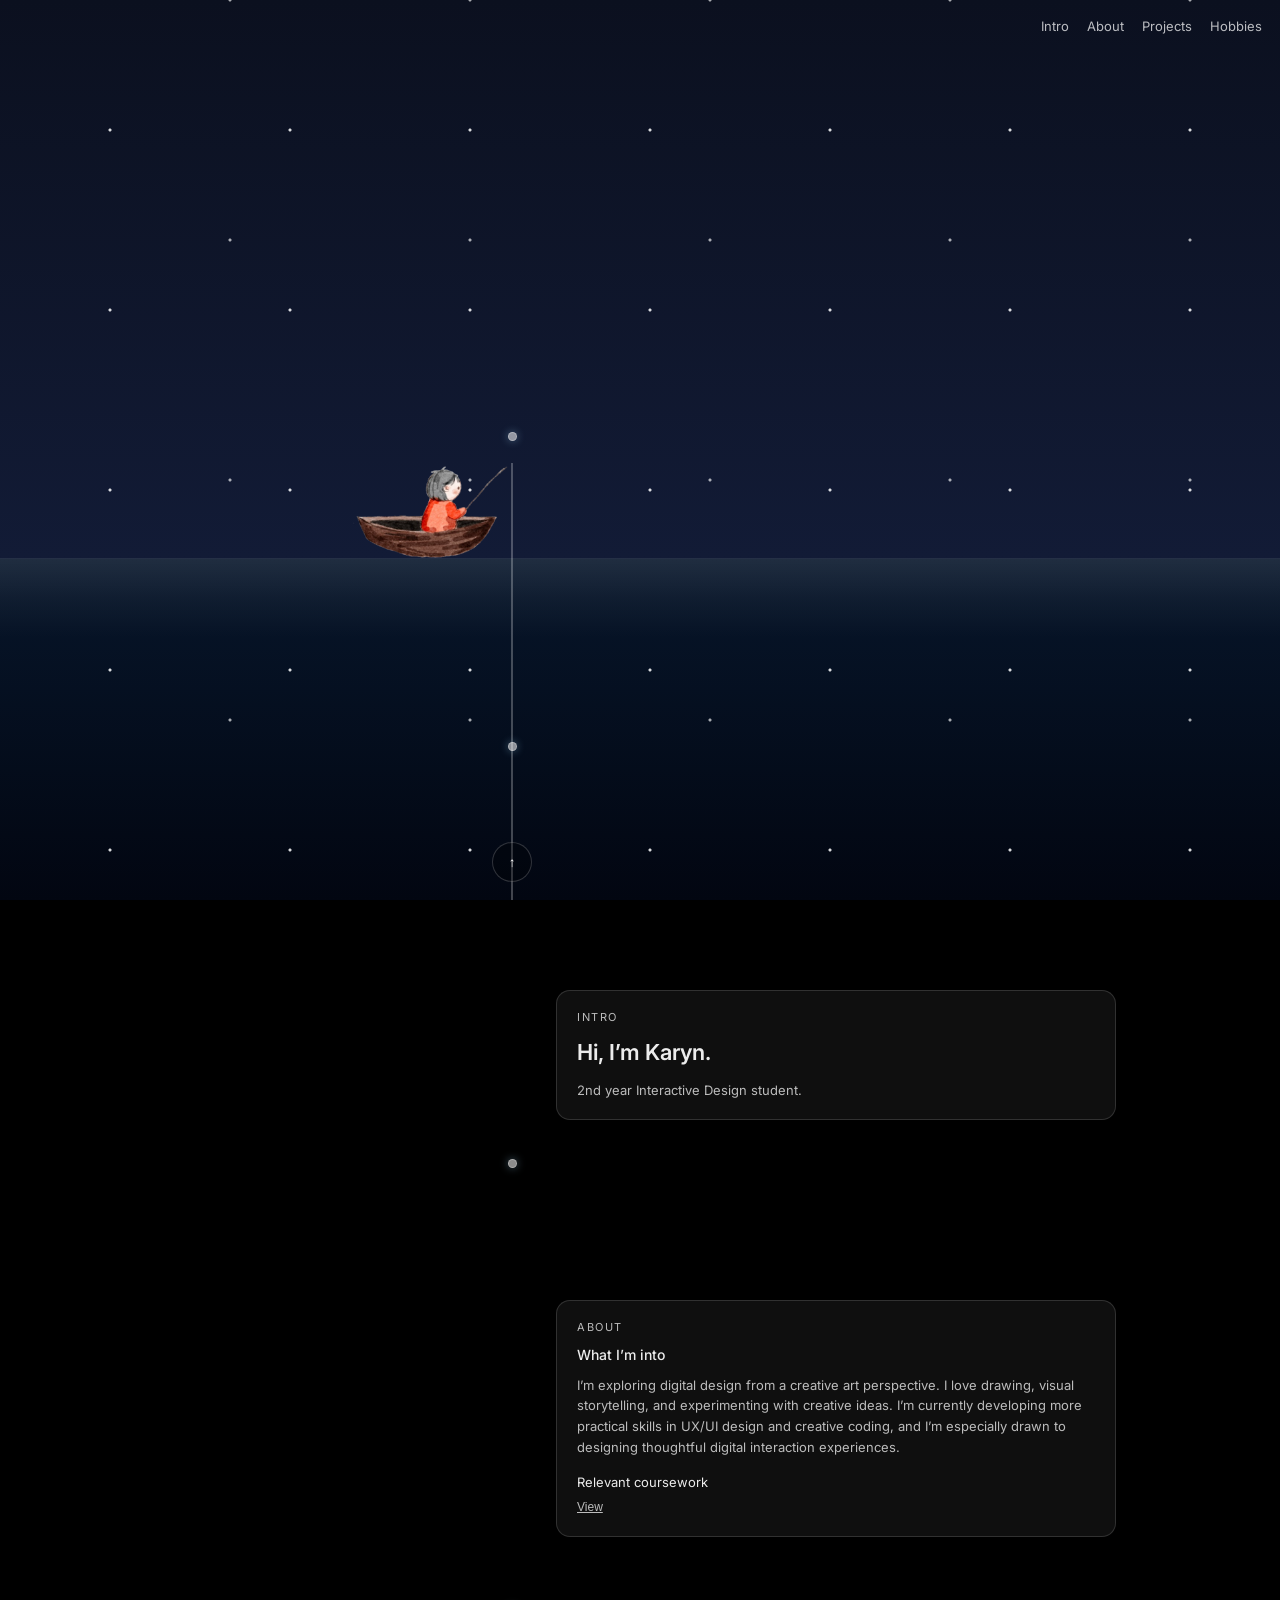
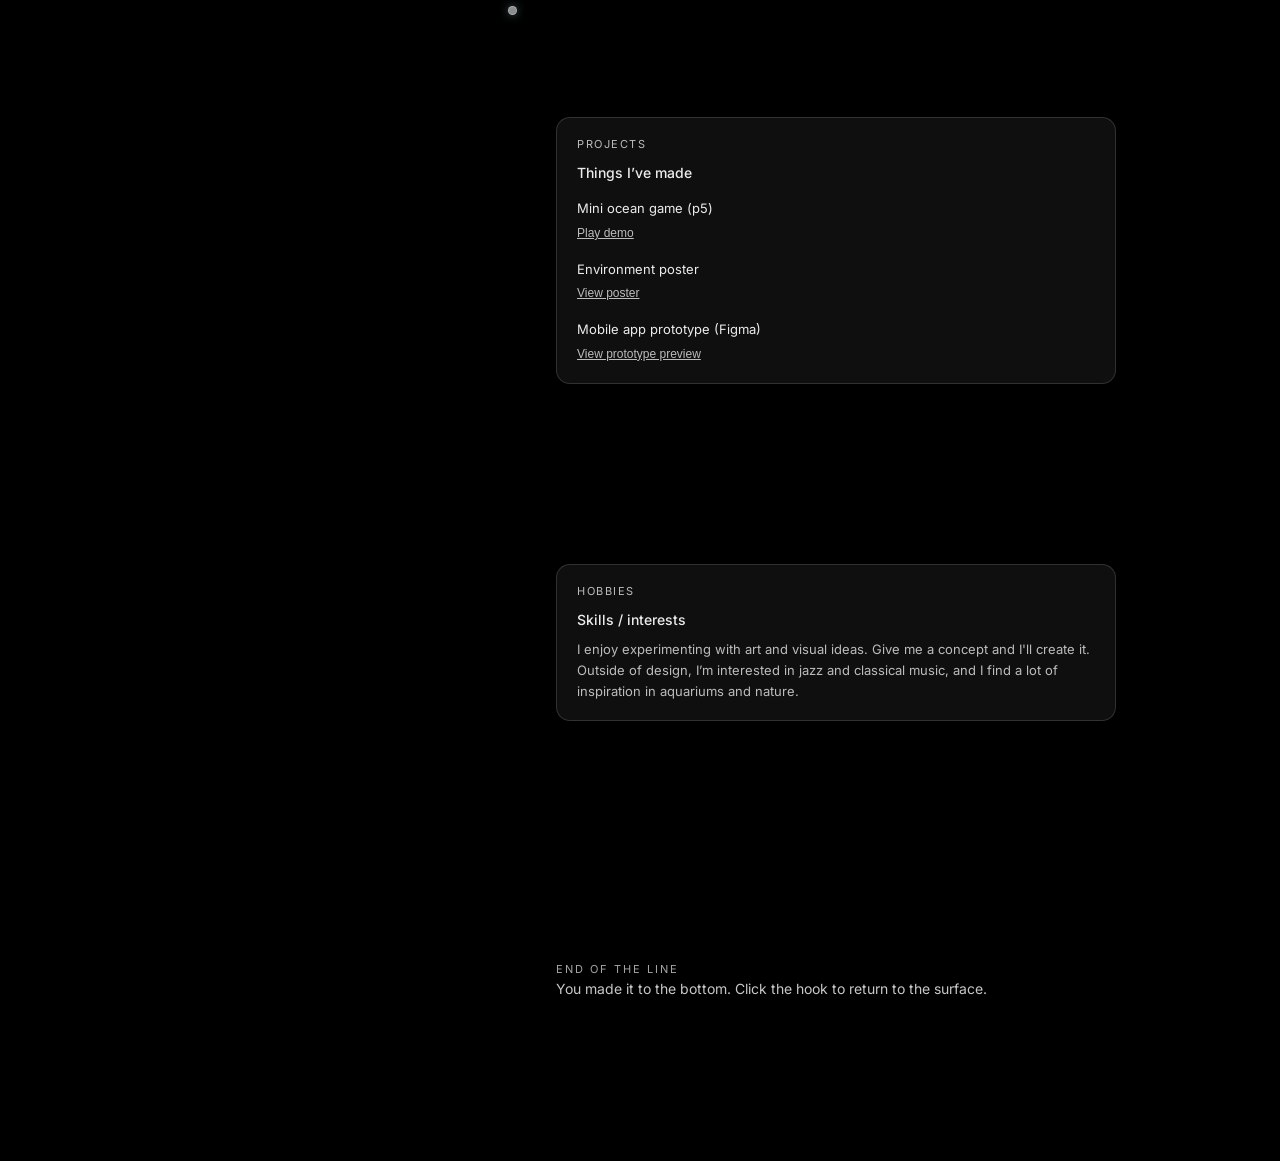
<file: index.html>
<!DOCTYPE html>
<html lang="en">
<head>
  <meta charset="utf-8">
  <meta name="viewport" content="width=device-width, initial-scale=1">
  <title>Night Fishing</title>

  <link rel="preconnect" href="https://fonts.googleapis.com">
  <link rel="preconnect" href="https://fonts.gstatic.com" crossorigin>
  <link href="https://fonts.googleapis.com/css2?family=Inter:wght@400;500;600&display=swap" rel="stylesheet">

  <link rel="stylesheet" href="style.css">
</head>

<body>

  <div class="topnav">
    <a href="#intro">Intro</a>
    <a href="#about">About</a>
    <a href="#projects">Projects</a>
    <a href="#experience">Hobbies</a>
  </div>

  <div class="scene">
    <div class="stars"></div>

    <div class="fisherman">
      <img src="assets/fisherman.png" alt="Fisherman illustration">
    </div>

    <div class="line"></div>

    <div class="dots">
      <a class="dot" href="#intro" data-target="intro"></a>
      <a class="dot" href="#about" data-target="about"></a>
      <a class="dot" href="#projects" data-target="projects"></a>
      <a class="dot" href="#experience" data-target="experience"></a>
    </div>

    <div class="waterline"></div>
    <button id="hookBtn" class="hook" type="button">↑</button>
  </div>

  <div class="content">

    <div id="intro" class="card reveal">
      <div class="label">Intro</div>
      <h1>Hi, I’m Karyn.</h1>
      <p>2nd year Interactive Design student.</p>
    </div>

    <div id="about" class="card reveal">
      <div class="label">About</div>
      <h2>What I’m into</h2>
      <p>
I’m exploring digital design from a creative art perspective. I love drawing, visual storytelling, and experimenting with creative 
ideas. I’m currently developing more practical skills in UX/UI design and creative coding, and I’m especially drawn to designing
thoughtful digital interaction experiences.
      </p>
      <div class="project">
        <div class="project-title">Relevant coursework</div>
        <button class="project-btn" type="button" data-project="coursework">View</button>

        <div class="project-preview" id="project-coursework">
          <ul class="coursework-list">
            <li>Design Process and Methods</li>
            <li>Design Programming</li>
            <li>Visual Communication</li>
            <li>Introduction to Web Design</li>
            <li>Introduction to Interface Design</li>
            <li>Design Theory and Culture</li>
            <li>Introduction to Programming</li>
          </ul>
        </div>
      </div>
    </div>

    <div id="projects" class="card reveal">
      <div class="label">Projects</div>
      <h2>Things I’ve made</h2>

      <div class="project">
        <div class="project-title">Mini ocean game (p5)</div>
        <button class="project-btn" type="button" data-project="ocean">Play demo</button>

        <div class="project-preview" id="project-ocean">
          <iframe
            src="games/ocean/index.html"
            title="Mini Ocean Game"
            loading="lazy">
          </iframe>
        </div>
      </div>
      <div class="project">
        <div class="project-title">Environment poster</div>
        <button class="project-btn" type="button" data-project="poster">View poster</button>

        <div class="project-preview" id="project-poster">
          <img
            src="assets/environment-poster.jpg"
            alt="Environment poster"
            class="poster-img"
            loading="lazy">
        </div>
      </div>

<div class="project">
  <div class="project-title">Mobile app prototype (Figma)</div>
  <button class="project-btn" type="button" data-project="app">
    View prototype preview
  </button>

  <div class="project-preview" id="project-app">
    
    .app-previews img {
  width: 100%;
  height: 260px;
  object-fit: cover;
  border-radius: 12px;
  display: block;
}


<a
  class="project-btn project-btn-link"
  href="https://www.figma.com/proto/adWMH1ONAYwEqQCheUEfJ5/Untitled?node-id=0-1&t=eH7WxbRFPCsJQIdu-1"
  target="_blank"
  rel="noopener">
  Open in Figma
</a>


  </div>
</div>
</div>

    <div id="experience" class="card reveal">
      <div class="label">Hobbies</div>
      <h2>Skills / interests</h2>
      <p>
        I enjoy experimenting with art and visual ideas. Give me a concept and I'll create it.
        Outside of design, I’m interested in jazz and classical music, and I find a lot of inspiration in aquariums and nature.
      </p>
    </div>

    <div class="end reveal">
      <div class="endlabel">END OF THE LINE</div>
      <p class="endtext">You made it to the bottom. Click the hook to return to the surface.</p>
    </div>

  </div>

  <script src="script.js"></script>
</body>
</html>
</file>
<file: style.css>
:root {
  --text: rgba(255, 255, 255, 0.92);
  --muted: rgba(255, 255, 255, 0.72);

  --lineX: 40%;
  --waterY: 62vh;
  --lineTop: calc(var(--waterY) - 95px);
  --skyTop: #0b101f;
  --skyBottom: #121b36;
  --waterTop: #07162b;
  --waterBottom: #020611;
}

* {
  box-sizing: border-box;
}

html, body {
  height: 100%;
}

body {
  margin: 0;
  font-family: Inter, Arial, sans-serif;
  color: var(--text);
  background: #000;
  overflow-x: hidden;
  line-height: 1.6;
}

.topnav {
  position: fixed;
  top: 16px;
  right: 18px;
  z-index: 10;
  font-size: 13px;
}

.topnav a {
  color: var(--muted);
  text-decoration: none;
  margin-left: 14px;
}

.topnav a:hover {
  color: var(--text);
}

.scene {
  position: fixed;
  inset: 0;
  z-index: 0;
  background: linear-gradient(
    to bottom,
    var(--skyTop) 0%,
    var(--skyBottom) var(--waterY),
    var(--waterTop) calc(var(--waterY) + 1px),
    var(--waterBottom) 100%
  );
}

.stars {
  position: absolute;
  inset: 0;
  opacity: calc(0.55 * (1 - var(--day)));
  background:
    radial-gradient(circle, rgba(255, 255, 255, 0.85) 1px, transparent 2px) 20px 40px / 180px 180px,
    radial-gradient(circle, rgba(255, 255, 255, 0.65) 1px, transparent 2px) 110px 120px / 240px 240px;
}

.fisherman {
  position: absolute;
  left: calc(var(--lineX) - 190px);
  top: calc(var(--waterY) - 130px);
  width: 220px;
  pointer-events: none;
}

.fisherman img {
  width: 100%;
  display: block;
  animation: bob 3.2s ease-in-out infinite;
}

@keyframes bob {
  0% { transform: translateY(0); }
  50% { transform: translateY(6px); }
  100% { transform: translateY(0); }
}

.line {
  position: absolute;
  left: var(--lineX);
  top: var(--lineTop);
  height: calc(100vh - var(--lineTop));
  width: 2px;
  transform: translateX(-50%);
  background: rgba(255, 255, 255, 0.25);
}

.dots {
  position: absolute;
  left: var(--lineX);
  top: 0;
  height: 100vh;
  width: 1px;
  transform: translateX(-50%);
  z-index: 5;
  pointer-events: none;
}

.dot {
  position: absolute;
  left: 50%;
  width: 9px;
  height: 9px;
  border-radius: 50%;
  transform: translateX(-50%);
  background: rgba(255, 255, 255, 0.55);
  border: 1px solid rgba(255, 255, 255, 0.3);
  box-shadow: 0 0 8px rgba(160, 220, 255, 0.4);
  pointer-events: auto;
}

.dot.active {
  background: #fff;
  box-shadow: 14px rgba(255, 220, 180, 0.85);
}

.waterline {
  position: absolute;
  left: 0;
  right: 0;
  top: var(--waterY);
  height: 80px;
  pointer-events: none;
  background: linear-gradient(
    to bottom,
    rgba(255, 255, 255, 0.10),
    rgba(255, 255, 255, 0.04),
    transparent
  );
}

.hook {
  position: absolute;
  left: var(--lineX);
  bottom: 18px;
  transform: translateX(-50%);
  width: 40px;
  height: 40px;
  border-radius: 50%;
  border: 1px solid rgba(255, 255, 255, 0.18);
  background: rgba(0, 0, 0, 0.25);
  color: #fff;
  cursor: pointer;
}

.content {
  position: relative;
  z-index: 6;
  width: min(560px, 86vw);
  margin-left: calc(var(--lineX) + 44px);
  margin-top: 110vh;
  padding-bottom: 160px;
}

.card {
  margin: 180px 0;
  padding: 18px 20px;
  background: rgba(255, 255, 255, 0.06);
  border: 1px solid rgba(255, 255, 255, 0.14);
  border-radius: 14px;
  backdrop-filter: blur(10px);
}

.label {
  font-size: 11px;
  letter-spacing: 0.14em;
  text-transform: uppercase;
  color: var(--muted);
  margin-bottom: 8px;
}

h1 {
  margin: 0 0 10px 0;
  font-size: clamp(18px, 2.2vw, 22px);
  font-weight: 600;
}

h2 {
  margin: 0 0 8px 0;
  font-size: 14px;
  font-weight: 500;
}

p {
  margin: 0;
  font-size: 13px;
  color: var(--muted);
}

.project {
  margin-top: 14px;
}

.project-title {
  font-size: 13px;
  color: var(--text);
}

.project-btn {
  margin-top: 6px;
  font-size: 12px;
  color: var(--muted);
  background: none;
  border: none;
  padding: 0;
  cursor: pointer;
  text-decoration: underline;
}

.project-btn:hover {
  color: var(--text);
}

.project-preview {
  margin-top: 10px;
  display: none;
}

.project-preview iframe {
  width: 100%;
  height: 320px;
  border-radius: 10px;
  border: 1px solid rgba(255, 255, 255, 0.14);
  background: #000;
}

.project-muted {
  font-size: 12px;
  color: var(--muted);
}

.end {
  margin-top: 240px;
  max-width: 46ch;
}

.endlabel {
  font-size: 11px;
  letter-spacing: 0.18em;
  color: rgba(255, 255, 255, 0.65);
}

.endtext {
  font-size: 14px;
  color: rgba(255, 255, 255, 0.78);
}

.reveal {
  opacity: 0;
  transform: translateY(14px);
  transition: 0.6s ease;
}

.reveal.show {
  opacity: 1;
  transform: none;
}

.poster-img {
width: 100%;
max-width: 520px;
display: block;
margin-top: 12px;
border-radius: 14px;
border: 1px solid rgba(255,255,255,0.18);
box-shadow: 0 12px 28px rgba(0,0,0,0.35);
transition: transform 0.25s ease;
}

.poster-img:hover {
transform: scale(1.02);
}

.coursework {
margin-top: 12px;
padding-left: 18px;
line-height: 1.6;
opacity: 0.9;
}

.coursework li {
margin: 6px 0;
}

.coursework li::marker {
color: rgba(255,255,255,0.6);
}

.card ul {
  margin: 12px 0 0 0;
  padding-left: 18px;
  color: var(--muted);
  font-size: 13px;
  line-height: 1.6;
}

.card ul li {
  margin: 6px 0;
}

.card ul li::marker {
  color: rgba(255, 255, 255, 0.45);
}

.app-previews {
  display: grid;
  grid-template-columns: repeat(auto-fit, minmax(160px, 1fr));
  gap: 12px;
  margin-bottom: 12px;
}

.app-previews img {
  width: 100%;
  border-radius: 12px;
  display: block;
}

.project-link {
  display: inline-block;
  margin-top: 8px;
  font-weight: 600;
  text-decoration: none;
}
</file>
